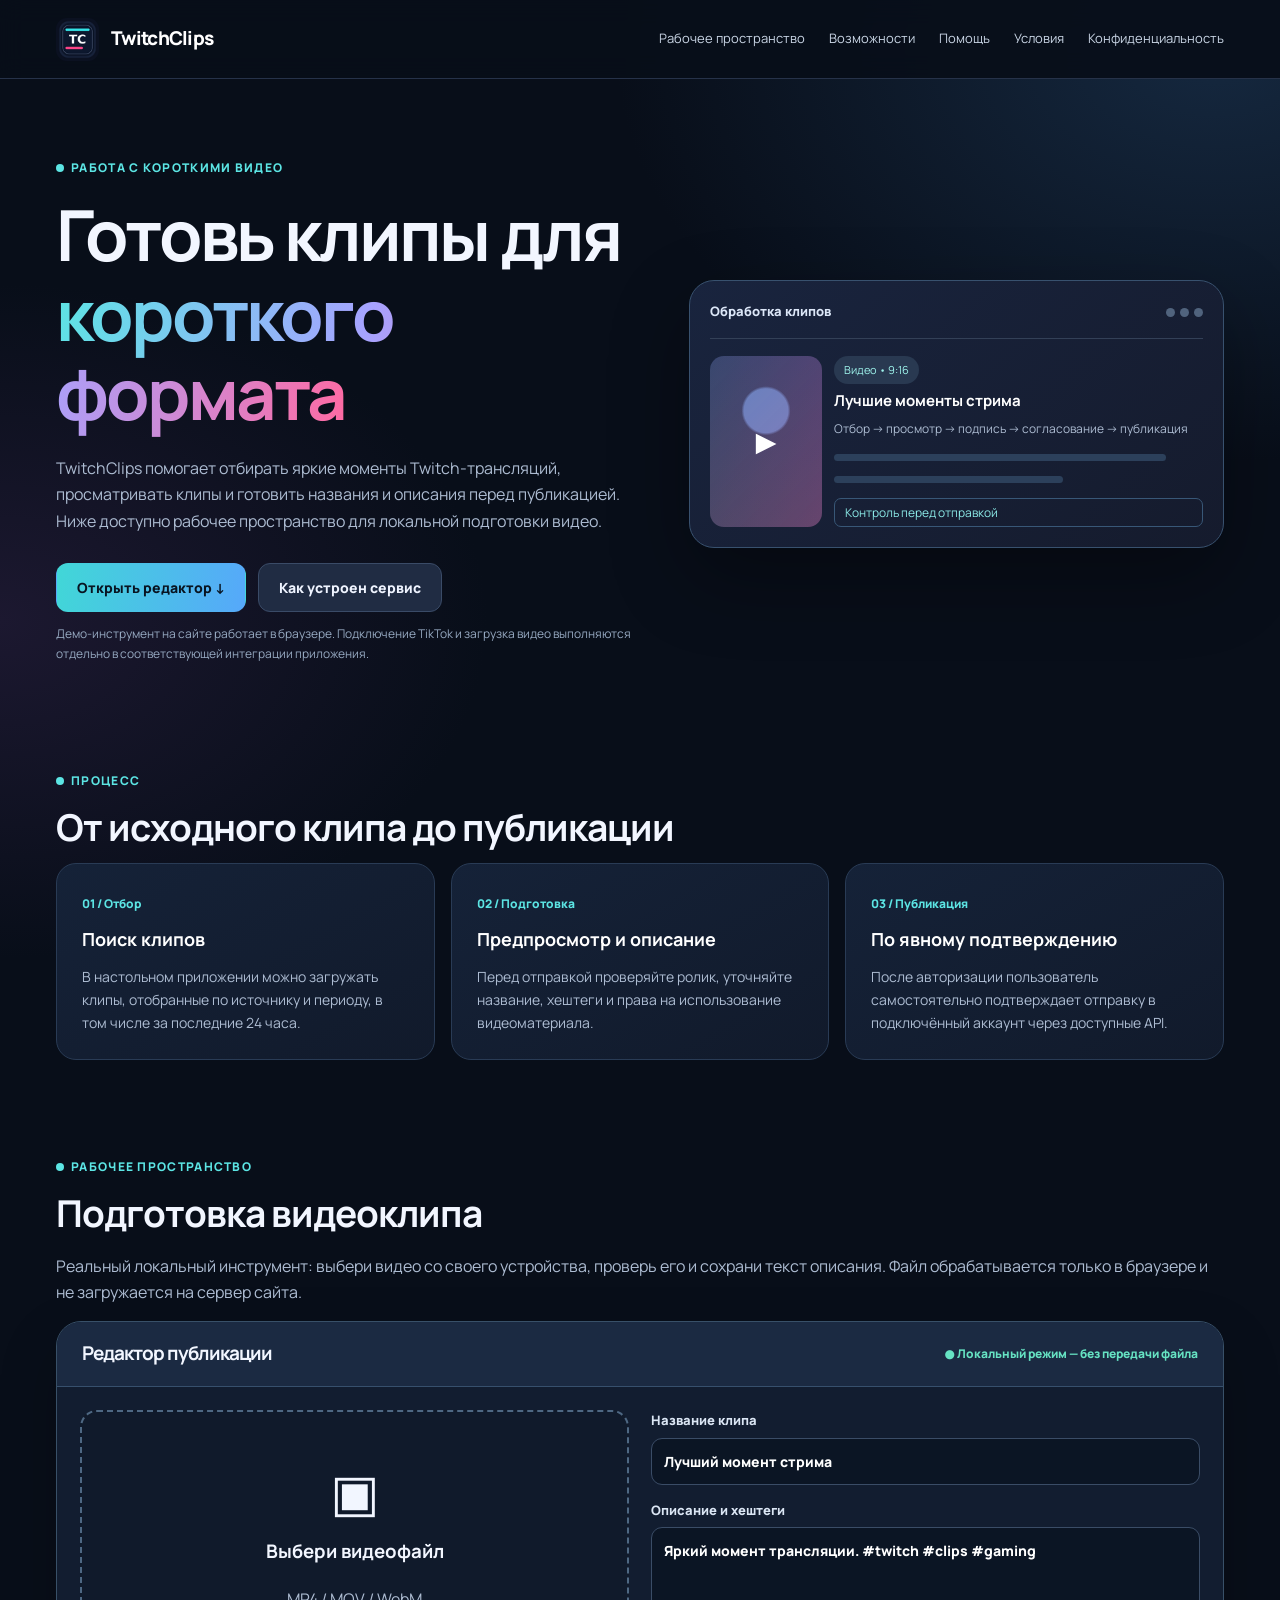
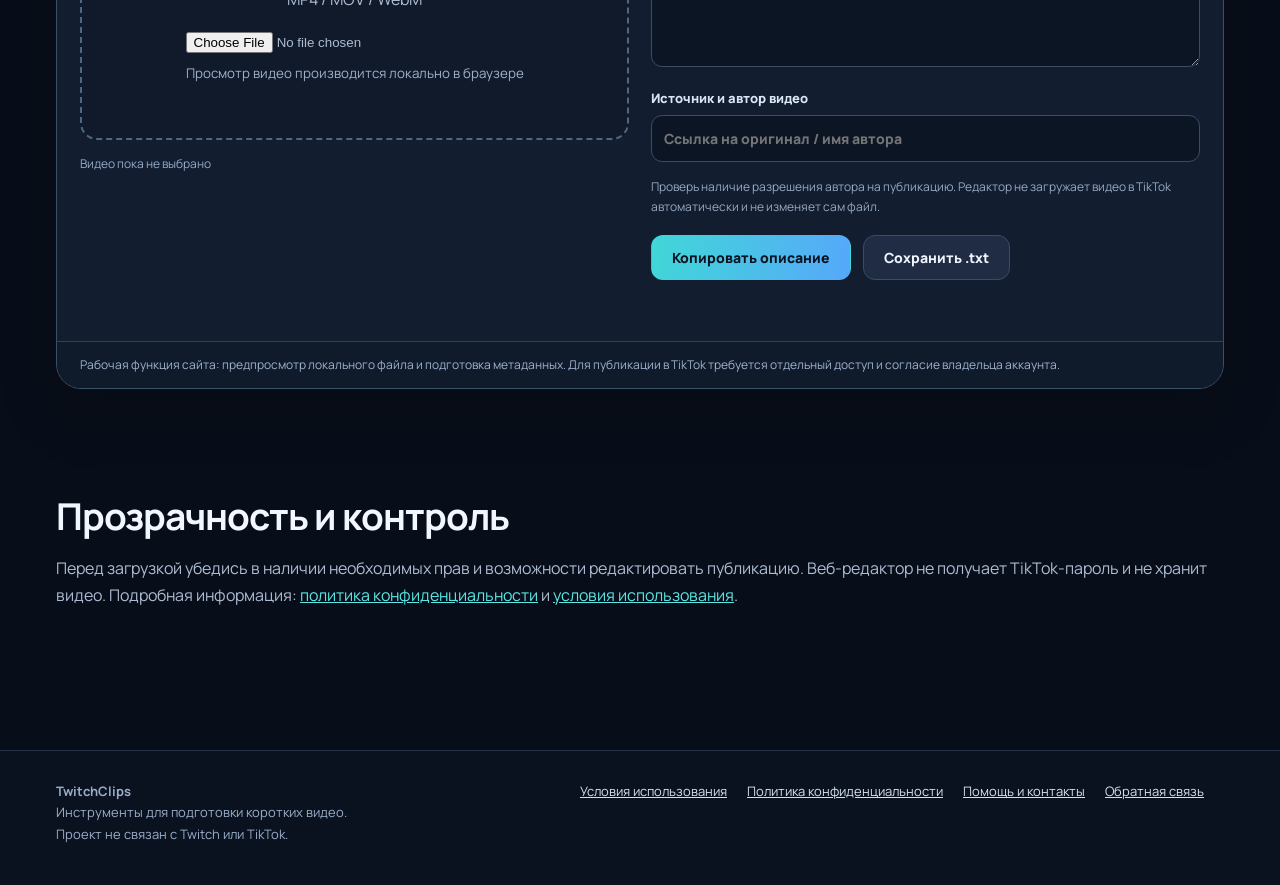
<file: index.html>
<!doctype html><html lang="ru"><head><meta charset="utf-8"><meta name="viewport" content="width=device-width,initial-scale=1"><meta name="description" content="Рабочий сервис TwitchClips для подготовки видеоклипов: локальный видеоредактор, подписи и инструкции."><meta name="theme-color" content="#080e19"><title>Главная — TwitchClips</title><link rel="icon" href="favicon.ico" sizes="any"><link rel="icon" href="favicon.png" type="image/png"><link rel="apple-touch-icon" href="app-icon-1024.png"><link rel="stylesheet" href="style.css"></head><body><header><div class="wrap nav"><a class="brand" href="index.html"><img src="favicon.png" alt="Иконка TwitchClips"><span>TwitchClips</span></a><nav class="navlinks" aria-label="Основная навигация"><a href="index.html">Рабочее пространство</a><a href="features.html">Возможности</a><a href="help.html">Помощь</a><a href="terms.html">Условия</a><a href="privacy.html">Конфиденциальность</a></nav></div></header><main><div class="wrap"><section class="hero"><div><div class="eyebrow">Работа с короткими видео</div><h1>Готовь клипы для <span class="grad">короткого формата</span></h1><p class="lead">TwitchClips помогает отбирать яркие моменты Twitch-трансляций, просматривать клипы и готовить названия и описания перед публикацией. Ниже доступно рабочее пространство для локальной подготовки видео.</p><div class="buttons"><a class="btn primary" href="#workspace">Открыть редактор ↓</a><a class="btn" href="features.html">Как устроен сервис</a></div><p class="field-note">Демо-инструмент на сайте работает в браузере. Подключение TikTok и загрузка видео выполняются отдельно в соответствующей интеграции приложения.</p></div><div class="hero-art" aria-label="Иллюстрация карточки клипа"><div class="mock-top"><span>Обработка клипов</span><span class="dots"><i></i><i></i><i></i></span></div><div class="mock-row"><div class="mock-photo"></div><div class="mock-desc"><span class="chip">Видео • 9:16</span><b>Лучшие моменты стрима</b><span>Отбор → просмотр → подпись → согласование → публикация</span><div class="line"></div><div class="line short"></div><div class="tag">Контроль перед отправкой</div></div></div></div></section><section class="section"><div class="eyebrow">Процесс</div><h2>От исходного клипа до публикации</h2><div class="grid3"><article class="tile"><span class="num">01 / Отбор</span><h3>Поиск клипов</h3><p>В настольном приложении можно загружать клипы, отобранные по источнику и периоду, в том числе за последние 24 часа.</p></article><article class="tile"><span class="num">02 / Подготовка</span><h3>Предпросмотр и описание</h3><p>Перед отправкой проверяйте ролик, уточняйте название, хештеги и права на использование видеоматериала.</p></article><article class="tile"><span class="num">03 / Публикация</span><h3>По явному подтверждению</h3><p>После авторизации пользователь самостоятельно подтверждает отправку в подключённый аккаунт через доступные API.</p></article></div></section><section class="section" id="workspace"><div class="eyebrow">Рабочее пространство</div><h2>Подготовка видеоклипа</h2><p class="muted">Реальный локальный инструмент: выбери видео со своего устройства, проверь его и сохрани текст описания. Файл обрабатывается только в браузере и не загружается на сервер сайта.</p><div class="work"><div class="work-head"><h2>Редактор публикации</h2><span class="status">● Локальный режим — без передачи файла</span></div><div class="work-body"><div><div class="upload" id="upload-zone"><div class="empty"><div style="font-size:52px;line-height:1">▣</div><h3>Выбери видеофайл</h3><p class="muted">MP4 / MOV / WebM</p><input type="file" id="video-file" accept="video/mp4,video/quicktime,video/webm,video/*" aria-label="Выберите видео для предпросмотра"><small>Просмотр видео производится локально в браузере</small></div><video id="video-preview" controls playsinline></video></div><div class="upload-extra"><button type="button" id="replace-video" class="btn" style="display:none">Заменить видео</button><span class="preview-meta" id="video-info">Видео пока не выбрано</span></div></div><form id="caption-form" class="fields"><label>Название клипа<input class="field" id="clip-title" type="text" maxlength="100" value="Лучший момент стрима" autocomplete="off"></label><label>Описание и хештеги<textarea class="field" id="clip-description" rows="5" maxlength="2200">Яркий момент трансляции. #twitch #clips #gaming</textarea></label><label>Источник и автор видео<input class="field" id="clip-source" type="text" placeholder="Ссылка на оригинал / имя автора" autocomplete="off"></label><div class="field-note">Проверь наличие разрешения автора на публикацию. Редактор не загружает видео в TikTok автоматически и не изменяет сам файл.</div><div class="buttons" style="margin-top:3px"><button id="copy-caption" class="btn primary" type="button">Копировать описание</button><button id="save-caption" class="btn" type="button">Сохранить .txt</button></div><div id="editor-result" class="saved" role="status" aria-live="polite"></div></form></div><div class="info-strip">Рабочая функция сайта: предпросмотр локального файла и подготовка метаданных. Для публикации в TikTok требуется отдельный доступ и согласие владельца аккаунта.</div></div></section><section class="section"><h2>Прозрачность и контроль</h2><p class="muted">Перед загрузкой убедись в наличии необходимых прав и возможности редактировать публикацию. Веб-редактор не получает TikTok-пароль и не хранит видео. Подробная информация: <a href="privacy.html">политика конфиденциальности</a> и <a href="terms.html">условия использования</a>.</p></section></div><script src="app.js" defer></script></main><footer class="footer"><div class="wrap footer-row"><div><b>TwitchClips</b><div>Инструменты для подготовки коротких видео.</div><div>Проект не связан с Twitch или TikTok.</div></div><div><a href="terms.html">Условия использования</a><a href="privacy.html">Политика конфиденциальности</a><a href="help.html">Помощь и контакты</a><a href="https://github.com/vanyaslp2001-sketch/twitchclips-legal/issues" target="_blank" rel="noopener">Обратная связь</a></div></div></footer></body></html>
</file>
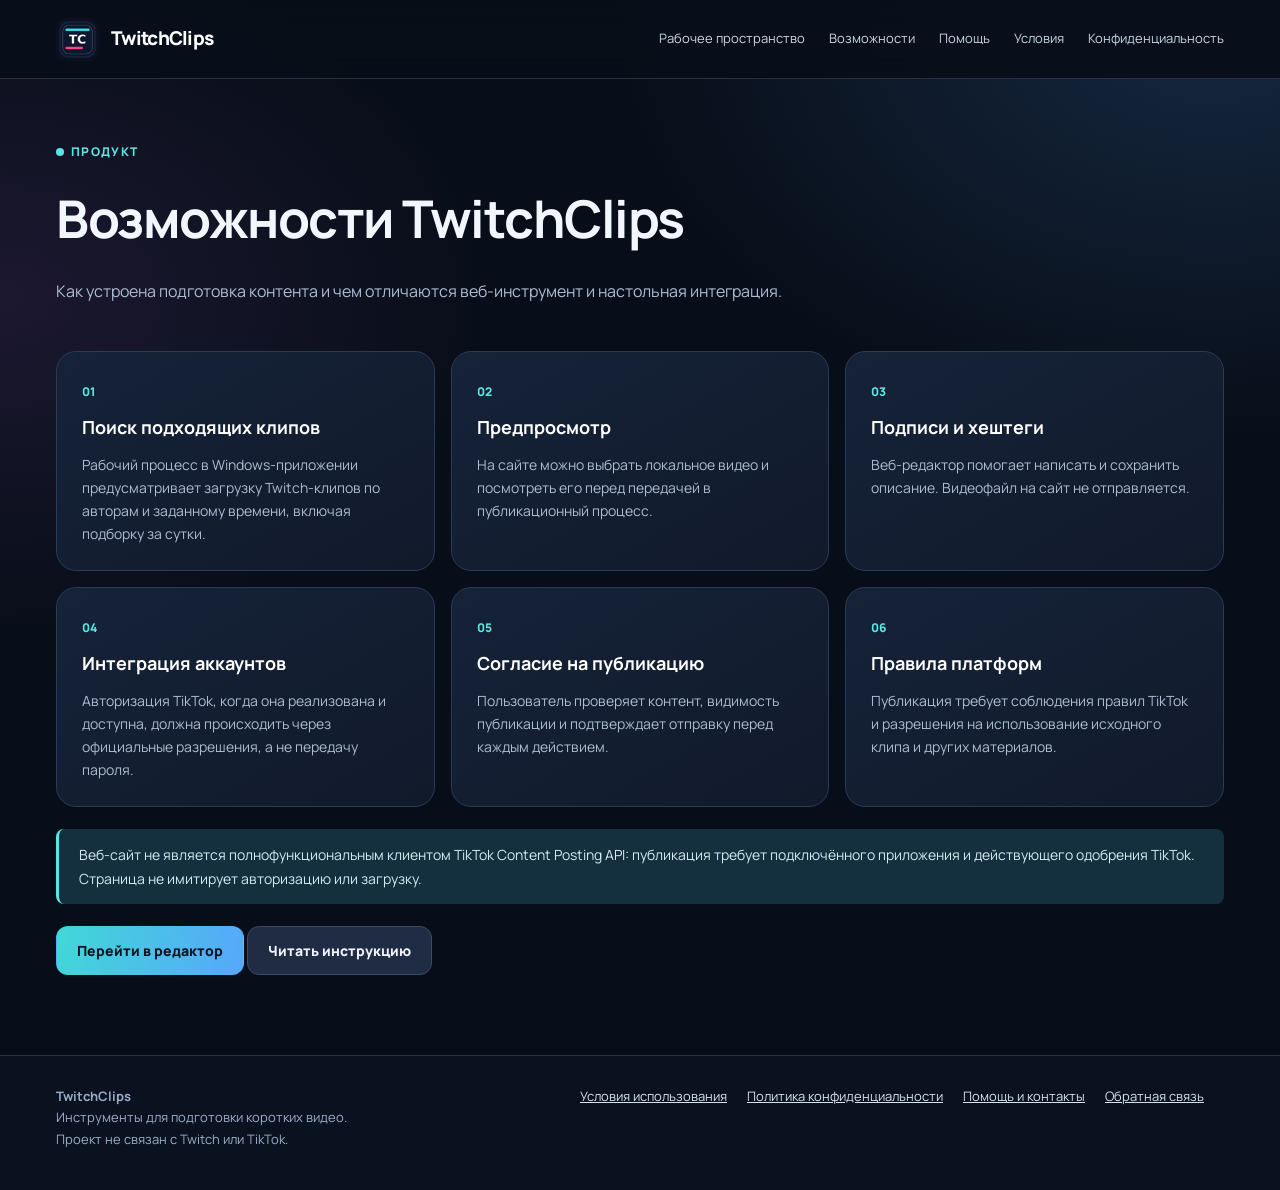
<file: features.html>
<!doctype html><html lang="ru"><head><meta charset="utf-8"><meta name="viewport" content="width=device-width,initial-scale=1"><meta name="description" content="Описание рабочего процесса TwitchClips и функций сервиса."><meta name="theme-color" content="#080e19"><title>Возможности — TwitchClips</title><link rel="icon" href="favicon.ico" sizes="any"><link rel="icon" href="favicon.png" type="image/png"><link rel="apple-touch-icon" href="app-icon-1024.png"><link rel="stylesheet" href="style.css"></head><body><header><div class="wrap nav"><a class="brand" href="index.html"><img src="favicon.png" alt="Иконка TwitchClips"><span>TwitchClips</span></a><nav class="navlinks" aria-label="Основная навигация"><a href="index.html">Рабочее пространство</a><a href="features.html">Возможности</a><a href="help.html">Помощь</a><a href="terms.html">Условия</a><a href="privacy.html">Конфиденциальность</a></nav></div></header><main><div class="wrap"><div class="pagehead"><div class="eyebrow">Продукт</div><h1>Возможности TwitchClips</h1><p class="muted">Как устроена подготовка контента и чем отличаются веб-инструмент и настольная интеграция.</p></div><div class="grid3"><article class="tile"><span class="num">01</span><h3>Поиск подходящих клипов</h3><p>Рабочий процесс в Windows-приложении предусматривает загрузку Twitch-клипов по авторам и заданному времени, включая подборку за сутки.</p></article><article class="tile"><span class="num">02</span><h3>Предпросмотр</h3><p>На сайте можно выбрать локальное видео и посмотреть его перед передачей в публикационный процесс.</p></article><article class="tile"><span class="num">03</span><h3>Подписи и хештеги</h3><p>Веб-редактор помогает написать и сохранить описание. Видеофайл на сайт не отправляется.</p></article><article class="tile"><span class="num">04</span><h3>Интеграция аккаунтов</h3><p>Авторизация TikTok, когда она реализована и доступна, должна происходить через официальные разрешения, а не передачу пароля.</p></article><article class="tile"><span class="num">05</span><h3>Согласие на публикацию</h3><p>Пользователь проверяет контент, видимость публикации и подтверждает отправку перед каждым действием.</p></article><article class="tile"><span class="num">06</span><h3>Правила платформ</h3><p>Публикация требует соблюдения правил TikTok и разрешения на использование исходного клипа и других материалов.</p></article></div><div class="callout">Веб-сайт не является полнофункциональным клиентом TikTok Content Posting API: публикация требует подключённого приложения и действующего одобрения TikTok. Страница не имитирует авторизацию или загрузку.</div><p><a class="btn primary" href="index.html#workspace">Перейти в редактор</a> <a class="btn" href="help.html">Читать инструкцию</a></p></div></main><footer class="footer"><div class="wrap footer-row"><div><b>TwitchClips</b><div>Инструменты для подготовки коротких видео.</div><div>Проект не связан с Twitch или TikTok.</div></div><div><a href="terms.html">Условия использования</a><a href="privacy.html">Политика конфиденциальности</a><a href="help.html">Помощь и контакты</a><a href="https://github.com/vanyaslp2001-sketch/twitchclips-legal/issues" target="_blank" rel="noopener">Обратная связь</a></div></div></footer></body></html>
</file>
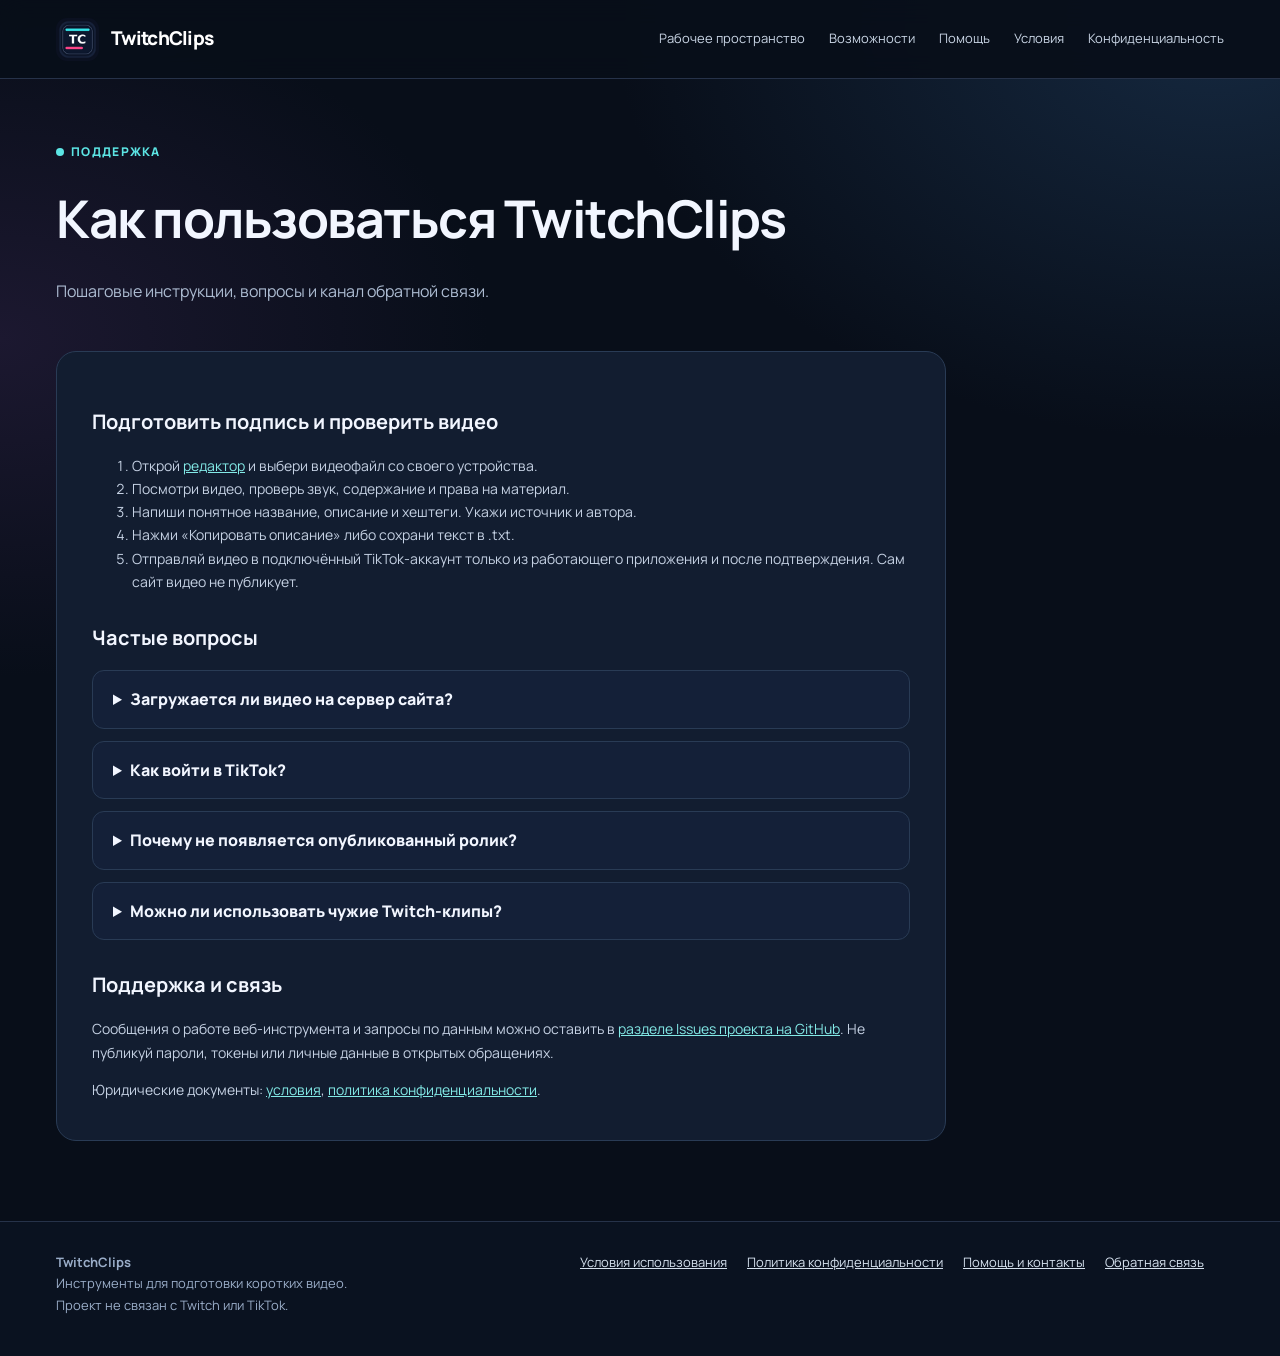
<file: help.html>
<!doctype html><html lang="ru"><head><meta charset="utf-8"><meta name="viewport" content="width=device-width,initial-scale=1"><meta name="description" content="Инструкции по TwitchClips, вопросы и обратная связь."><meta name="theme-color" content="#080e19"><title>Помощь — TwitchClips</title><link rel="icon" href="favicon.ico" sizes="any"><link rel="icon" href="favicon.png" type="image/png"><link rel="apple-touch-icon" href="app-icon-1024.png"><link rel="stylesheet" href="style.css"></head><body><header><div class="wrap nav"><a class="brand" href="index.html"><img src="favicon.png" alt="Иконка TwitchClips"><span>TwitchClips</span></a><nav class="navlinks" aria-label="Основная навигация"><a href="index.html">Рабочее пространство</a><a href="features.html">Возможности</a><a href="help.html">Помощь</a><a href="terms.html">Условия</a><a href="privacy.html">Конфиденциальность</a></nav></div></header><main><div class="wrap"><div class="pagehead"><div class="eyebrow">Поддержка</div><h1>Как пользоваться TwitchClips</h1><p class="muted">Пошаговые инструкции, вопросы и канал обратной связи.</p></div><article class="article"><h2>Подготовить подпись и проверить видео</h2><ol><li>Открой <a href="index.html#workspace">редактор</a> и выбери видеофайл со своего устройства.</li><li>Посмотри видео, проверь звук, содержание и права на материал.</li><li>Напиши понятное название, описание и хештеги. Укажи источник и автора.</li><li>Нажми «Копировать описание» либо сохрани текст в .txt.</li><li>Отправляй видео в подключённый TikTok-аккаунт только из работающего приложения и после подтверждения. Сам сайт видео не публикует.</li></ol><h2>Частые вопросы</h2><div class="faq"><details><summary>Загружается ли видео на сервер сайта?</summary><p>Нет. Файл показывается через локальный объект браузера и не передаётся серверу GitHub Pages.</p></details><details><summary>Как войти в TikTok?</summary><p>Веб-редактор не предоставляет кнопку TikTok Login. В соответствующем настольном приложении авторизация должна проходить через официальную страницу TikTok и согласие пользователя.</p></details><details><summary>Почему не появляется опубликованный ролик?</summary><p>Подготовка подписи на сайте — не публикация. Для загрузки нужен работающий клиент Content Posting API, разрешения аккаунта и подтверждение действия.</p></details><details><summary>Можно ли использовать чужие Twitch-клипы?</summary><p>Только если у тебя есть необходимое разрешение или другое правовое основание. Наличие клипа в публичном доступе само по себе не даёт право на его повторную публикацию.</p></details></div><h2>Поддержка и связь</h2><p>Сообщения о работе веб-инструмента и запросы по данным можно оставить в <a href="https://github.com/vanyaslp2001-sketch/twitchclips-legal/issues" target="_blank" rel="noopener">разделе Issues проекта на GitHub</a>. Не публикуй пароли, токены или личные данные в открытых обращениях.</p><p>Юридические документы: <a href="terms.html">условия</a>, <a href="privacy.html">политика конфиденциальности</a>.</p></article></div></main><footer class="footer"><div class="wrap footer-row"><div><b>TwitchClips</b><div>Инструменты для подготовки коротких видео.</div><div>Проект не связан с Twitch или TikTok.</div></div><div><a href="terms.html">Условия использования</a><a href="privacy.html">Политика конфиденциальности</a><a href="help.html">Помощь и контакты</a><a href="https://github.com/vanyaslp2001-sketch/twitchclips-legal/issues" target="_blank" rel="noopener">Обратная связь</a></div></div></footer></body></html>
</file>
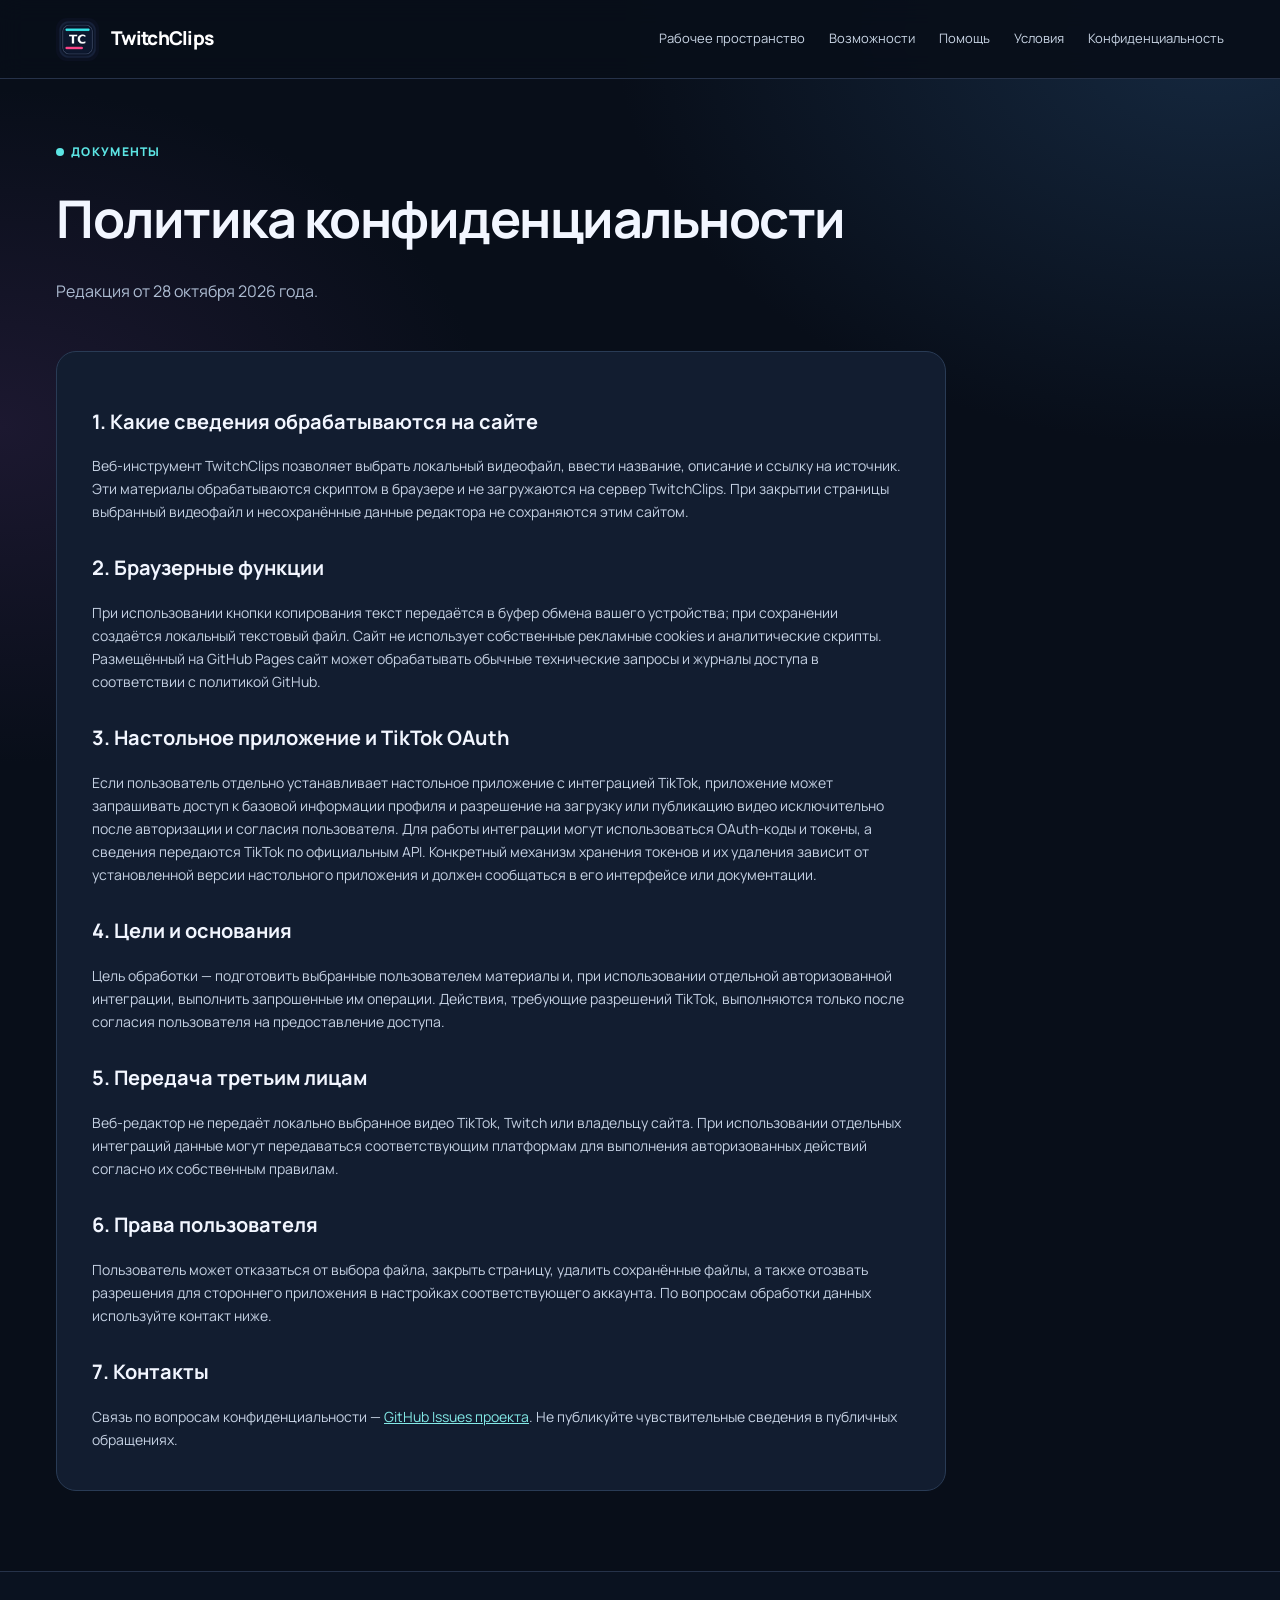
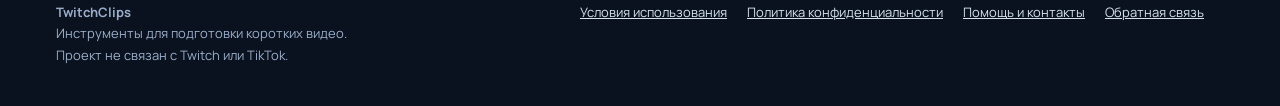
<file: privacy.html>
<!doctype html><html lang="ru"><head><meta charset="utf-8"><meta name="viewport" content="width=device-width,initial-scale=1"><meta name="description" content="Информация об обработке данных в TwitchClips."><meta name="theme-color" content="#080e19"><title>Политика конфиденциальности — TwitchClips</title><link rel="icon" href="favicon.ico" sizes="any"><link rel="icon" href="favicon.png" type="image/png"><link rel="apple-touch-icon" href="app-icon-1024.png"><link rel="stylesheet" href="style.css"></head><body><header><div class="wrap nav"><a class="brand" href="index.html"><img src="favicon.png" alt="Иконка TwitchClips"><span>TwitchClips</span></a><nav class="navlinks" aria-label="Основная навигация"><a href="index.html">Рабочее пространство</a><a href="features.html">Возможности</a><a href="help.html">Помощь</a><a href="terms.html">Условия</a><a href="privacy.html">Конфиденциальность</a></nav></div></header><main><div class="wrap"><div class="pagehead"><div class="eyebrow">Документы</div><h1>Политика конфиденциальности</h1><p class="muted">Редакция от 28 октября 2026 года.</p></div><article class="article"><h2>1. Какие сведения обрабатываются на сайте</h2><p>Веб-инструмент TwitchClips позволяет выбрать локальный видеофайл, ввести название, описание и ссылку на источник. Эти материалы обрабатываются скриптом в браузере и не загружаются на сервер TwitchClips. При закрытии страницы выбранный видеофайл и несохранённые данные редактора не сохраняются этим сайтом.</p><h2>2. Браузерные функции</h2><p>При использовании кнопки копирования текст передаётся в буфер обмена вашего устройства; при сохранении создаётся локальный текстовый файл. Сайт не использует собственные рекламные cookies и аналитические скрипты. Размещённый на GitHub Pages сайт может обрабатывать обычные технические запросы и журналы доступа в соответствии с политикой GitHub.</p><h2>3. Настольное приложение и TikTok OAuth</h2><p>Если пользователь отдельно устанавливает настольное приложение с интеграцией TikTok, приложение может запрашивать доступ к базовой информации профиля и разрешение на загрузку или публикацию видео исключительно после авторизации и согласия пользователя. Для работы интеграции могут использоваться OAuth-коды и токены, а сведения передаются TikTok по официальным API. Конкретный механизм хранения токенов и их удаления зависит от установленной версии настольного приложения и должен сообщаться в его интерфейсе или документации.</p><h2>4. Цели и основания</h2><p>Цель обработки — подготовить выбранные пользователем материалы и, при использовании отдельной авторизованной интеграции, выполнить запрошенные им операции. Действия, требующие разрешений TikTok, выполняются только после согласия пользователя на предоставление доступа.</p><h2>5. Передача третьим лицам</h2><p>Веб-редактор не передаёт локально выбранное видео TikTok, Twitch или владельцу сайта. При использовании отдельных интеграций данные могут передаваться соответствующим платформам для выполнения авторизованных действий согласно их собственным правилам.</p><h2>6. Права пользователя</h2><p>Пользователь может отказаться от выбора файла, закрыть страницу, удалить сохранённые файлы, а также отозвать разрешения для стороннего приложения в настройках соответствующего аккаунта. По вопросам обработки данных используйте контакт ниже.</p><h2>7. Контакты</h2><p>Связь по вопросам конфиденциальности — <a href="https://github.com/vanyaslp2001-sketch/twitchclips-legal/issues" target="_blank" rel="noopener">GitHub Issues проекта</a>. Не публикуйте чувствительные сведения в публичных обращениях.</p></article></div></main><footer class="footer"><div class="wrap footer-row"><div><b>TwitchClips</b><div>Инструменты для подготовки коротких видео.</div><div>Проект не связан с Twitch или TikTok.</div></div><div><a href="terms.html">Условия использования</a><a href="privacy.html">Политика конфиденциальности</a><a href="help.html">Помощь и контакты</a><a href="https://github.com/vanyaslp2001-sketch/twitchclips-legal/issues" target="_blank" rel="noopener">Обратная связь</a></div></div></footer></body></html>
</file>
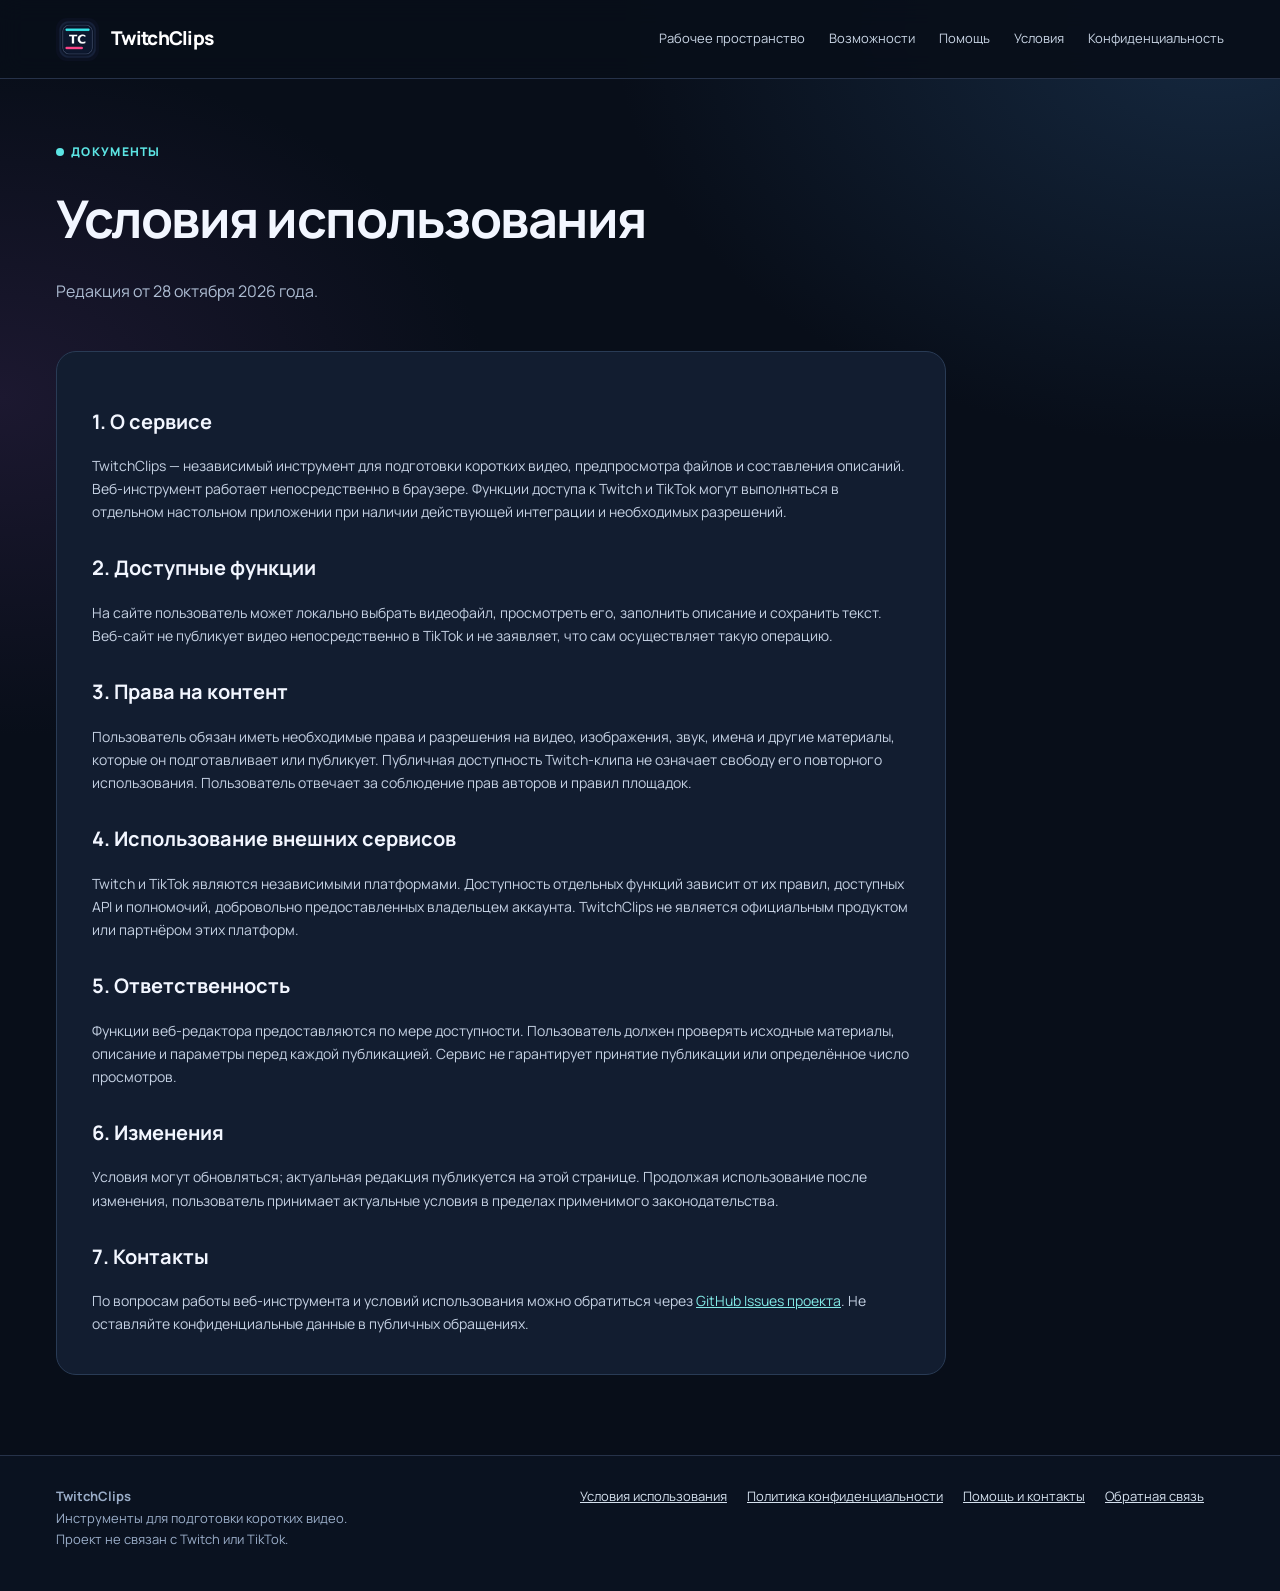
<file: terms.html>
<!doctype html><html lang="ru"><head><meta charset="utf-8"><meta name="viewport" content="width=device-width,initial-scale=1"><meta name="description" content="Условия использования сервиса TwitchClips."><meta name="theme-color" content="#080e19"><title>Условия использования — TwitchClips</title><link rel="icon" href="favicon.ico" sizes="any"><link rel="icon" href="favicon.png" type="image/png"><link rel="apple-touch-icon" href="app-icon-1024.png"><link rel="stylesheet" href="style.css"></head><body><header><div class="wrap nav"><a class="brand" href="index.html"><img src="favicon.png" alt="Иконка TwitchClips"><span>TwitchClips</span></a><nav class="navlinks" aria-label="Основная навигация"><a href="index.html">Рабочее пространство</a><a href="features.html">Возможности</a><a href="help.html">Помощь</a><a href="terms.html">Условия</a><a href="privacy.html">Конфиденциальность</a></nav></div></header><main><div class="wrap"><div class="pagehead"><div class="eyebrow">Документы</div><h1>Условия использования</h1><p class="muted">Редакция от 28 октября 2026 года.</p></div><article class="article"><h2>1. О сервисе</h2><p>TwitchClips — независимый инструмент для подготовки коротких видео, предпросмотра файлов и составления описаний. Веб-инструмент работает непосредственно в браузере. Функции доступа к Twitch и TikTok могут выполняться в отдельном настольном приложении при наличии действующей интеграции и необходимых разрешений.</p><h2>2. Доступные функции</h2><p>На сайте пользователь может локально выбрать видеофайл, просмотреть его, заполнить описание и сохранить текст. Веб-сайт не публикует видео непосредственно в TikTok и не заявляет, что сам осуществляет такую операцию.</p><h2>3. Права на контент</h2><p>Пользователь обязан иметь необходимые права и разрешения на видео, изображения, звук, имена и другие материалы, которые он подготавливает или публикует. Публичная доступность Twitch-клипа не означает свободу его повторного использования. Пользователь отвечает за соблюдение прав авторов и правил площадок.</p><h2>4. Использование внешних сервисов</h2><p>Twitch и TikTok являются независимыми платформами. Доступность отдельных функций зависит от их правил, доступных API и полномочий, добровольно предоставленных владельцем аккаунта. TwitchClips не является официальным продуктом или партнёром этих платформ.</p><h2>5. Ответственность</h2><p>Функции веб-редактора предоставляются по мере доступности. Пользователь должен проверять исходные материалы, описание и параметры перед каждой публикацией. Сервис не гарантирует принятие публикации или определённое число просмотров.</p><h2>6. Изменения</h2><p>Условия могут обновляться; актуальная редакция публикуется на этой странице. Продолжая использование после изменения, пользователь принимает актуальные условия в пределах применимого законодательства.</p><h2>7. Контакты</h2><p>По вопросам работы веб-инструмента и условий использования можно обратиться через <a href="https://github.com/vanyaslp2001-sketch/twitchclips-legal/issues" target="_blank" rel="noopener">GitHub Issues проекта</a>. Не оставляйте конфиденциальные данные в публичных обращениях.</p></article></div></main><footer class="footer"><div class="wrap footer-row"><div><b>TwitchClips</b><div>Инструменты для подготовки коротких видео.</div><div>Проект не связан с Twitch или TikTok.</div></div><div><a href="terms.html">Условия использования</a><a href="privacy.html">Политика конфиденциальности</a><a href="help.html">Помощь и контакты</a><a href="https://github.com/vanyaslp2001-sketch/twitchclips-legal/issues" target="_blank" rel="noopener">Обратная связь</a></div></div></footer></body></html>
</file>
<file: style.css>
@import url('https://fonts.googleapis.com/css2?family=Manrope:wght@400;500;600;700;800&display=swap');
:root {--bg:#080e19;--panel:#121d30;--panel2:#162238;--stroke:#293b55;--text:#f2f6ff;--muted:#adbcd2;--teal:#5ce5e4;--pink:#ff6aa2;--radius:20px}
*{box-sizing:border-box}html{scroll-behavior:smooth}body{margin:0;background:radial-gradient(ellipse 800px 550px at 95% 2%,#15283f,transparent 75%),radial-gradient(ellipse 650px 450px at 0% 25%,#1c1830,transparent 75%),var(--bg);color:var(--text);font-family:Manrope,system-ui,-apple-system,Segoe UI,Arial,sans-serif;line-height:1.65}a{color:var(--teal)}a:hover{color:#fff}.wrap{max-width:1220px;margin:auto;padding-left:26px;padding-right:26px}header{position:sticky;top:0;background:#080e19ed;border-bottom:1px solid #263249;z-index:50;backdrop-filter:blur(12px)}.nav{min-height:78px;display:flex;align-items:center;justify-content:space-between;gap:24px}.brand{display:flex;gap:12px;align-items:center;color:#fff;text-decoration:none;font-size:19px;font-weight:800;letter-spacing:-.7px}.brand img{width:43px;height:43px;border-radius:11px}.navlinks{display:flex;gap:24px;flex-wrap:wrap;font-size:13px}.navlinks a{color:#c9d5e5;text-decoration:none}.navlinks a:hover{color:var(--teal)}.eyebrow{display:inline-flex;gap:7px;align-items:center;color:var(--teal);font-weight:800;font-size:12px;letter-spacing:1.3px;text-transform:uppercase}.eyebrow:before{content:'';display:inline-block;background:var(--teal);width:8px;height:8px;border-radius:50%}.hero{padding:74px 0 44px;display:grid;grid-template-columns:1.05fr .95fr;align-items:center;gap:42px}.hero h1{font-size:clamp(39px,5.5vw,74px);line-height:1.13;letter-spacing:-2.8px;margin:16px 0 21px}.grad{background:linear-gradient(100deg,var(--teal),#a6a3ff,var(--pink));-webkit-background-clip:text;background-clip:text;color:transparent}.lead{color:var(--muted);font-size:16px;max-width:620px}.buttons{display:flex;flex-wrap:wrap;gap:12px;margin-top:29px}.btn{display:inline-flex;justify-content:center;align-items:center;gap:10px;min-height:45px;padding:12px 20px;border:1px solid #3a4b67;border-radius:12px;background:#202c43;color:#eff4ff;text-decoration:none;font-family:inherit;font-weight:800;cursor:pointer;font-size:14px}.btn:hover{background:#31415e;color:#fff}.btn.primary{background:linear-gradient(100deg,#41d7d7,#56a8fa);border-color:transparent;color:#081421}.btn.primary:hover{filter:brightness(1.12)}.hero-art{border-radius:25px;background:linear-gradient(140deg,#19243e,#151b2d);border:1px solid #38516e;padding:20px;box-shadow:0 30px 80px #0005}.mock-top{display:flex;justify-content:space-between;align-items:center;border-bottom:1px solid #334057;padding-bottom:15px;font-size:13px;font-weight:800;color:#dce7f8}.dots{display:flex;gap:5px}.dots i{display:block;height:9px;width:9px;border-radius:50%;background:#50637d}.mock-row{display:flex;gap:12px;padding-top:17px}.mock-photo{width:112px;min-height:150px;border-radius:14px;background:linear-gradient(135deg,#49d2dc20,#ff6aa244),radial-gradient(circle at 50% 32%,#647abd 0 17%,transparent 19%),linear-gradient(30deg,#2a3855,#3b3264);position:relative;flex-shrink:0}.mock-photo:after{content:'▶';position:absolute;inset:0;display:grid;place-items:center;font-size:27px;color:#fff}.mock-desc{flex:1;font-size:12px;color:var(--muted)}.mock-desc b{display:block;font-size:15px;color:#fff;margin:5px 0}.chip{background:#293951;border-radius:99px;padding:5px 10px;font-size:11px;color:#9ef4ec;display:inline-flex;align-items:center}.line{height:7px;background:#2c405b;border-radius:4px;margin:15px 0;max-width:90%}.line.short{max-width:62%}.section{padding:46px 0}.section h2{font-size:clamp(26px,3.1vw,37px);line-height:1.25;letter-spacing:-1px;margin:12px 0}.muted{color:var(--muted)}.grid3{display:grid;grid-template-columns:repeat(3,1fr);gap:16px}.tile{border:1px solid var(--stroke);background:linear-gradient(150deg,#152238,#111a2b);border-radius:var(--radius);padding:25px}.tile .num{color:var(--teal);font-size:12px;font-weight:800}.tile h3{margin:10px 0;color:#fff;font-size:18px}.tile p{color:var(--muted);font-size:14px;margin:0}.work{border:1px solid #385068;border-radius:25px;background:#121d30;overflow:hidden;box-shadow:0 24px 60px #0003}.work-head{display:flex;justify-content:space-between;gap:16px;align-items:center;background:#1b2a42;border-bottom:1px solid #37506d;padding:20px 25px}.work-head h2{font-size:19px;margin:0}.work-body{display:grid;grid-template-columns:1fr 1fr;gap:22px;padding:23px}.upload{border:2px dashed #4e6883;background:#101a2b;border-radius:17px;min-height:330px;display:grid;place-items:center;text-align:center;padding:22px;position:relative;overflow:hidden}.upload:focus-within{border-color:var(--teal)}.upload input[type=file]{width:100%;max-width:340px;color:var(--muted)}.upload video{width:100%;max-height:310px;display:none;border-radius:12px;background:#000;object-fit:contain}.upload.loaded{padding:12px;display:block}.upload.loaded video{display:block}.upload.loaded .empty{display:none}.upload small{display:block;color:#9fb1cb;padding-top:8px}.fields{display:grid;gap:15px}.fields label{font-size:13px;font-weight:800;color:#dbe6f4;display:block}.field{background:#0b1524;border:1px solid #3a4c66;color:#fff;border-radius:11px;padding:11px 12px;margin-top:6px;width:100%;font:inherit;font-size:14px;resize:vertical}.field:focus{outline:2px solid #3cbabf}.field-note{font-size:12px;color:#96a9c1}.info-strip{padding:13px 23px;background:#0f1a2a;border-top:1px solid #2f405a;color:#9fb3cf;font-size:12px}.footer{margin-top:80px;border-top:1px solid #263249;background:#0a1220;padding:30px 0 40px;font-size:13px;color:#9aadc8}.footer-row{display:flex;gap:20px;align-items:flex-start;justify-content:space-between;flex-wrap:wrap}.footer a{margin-right:20px;color:#d5e1ee}.pagehead{padding:58px 0 30px}.pagehead h1{font-size:clamp(31px,4.4vw,52px);letter-spacing:-1.5px;margin:13px 0}.article{max-width:890px;padding:25px 35px;border:1px solid var(--stroke);background:#121d30;border-radius:20px}.article h2{margin-top:28px;font-size:20px}.article p,.article li{color:#c5d1e3;font-size:14px}.article ul{padding-left:23px}.article a{color:#83eae7}.status{color:#66e3c3;font-size:12px;font-weight:800}.callout{border-left:3px solid var(--teal);border-radius:8px;padding:14px 20px;background:#14303f;margin:22px 0;color:#d3eaf3;font-size:14px}.upload-extra{display:flex;gap:12px;flex-wrap:wrap;align-items:center;margin-top:14px}.preview-meta{font-size:12px;color:#95aaca}.saved{color:#88f4e4;min-height:23px;font-size:12px}.tag{border:1px solid #385777;padding:4px 10px;border-radius:7px;font-size:12px;color:#8be9e7}.faq details{border:1px solid var(--stroke);padding:15px 20px;border-radius:12px;background:#142038;margin-bottom:12px}.faq summary{font-weight:800;cursor:pointer}.faq p{font-size:14px;color:var(--muted)}@media(max-width:850px){.hero,.work-body{grid-template-columns:1fr}.hero{padding-top:46px}.grid3{grid-template-columns:1fr}.hero-art{max-width:580px}.nav{align-items:flex-start;padding-top:12px;padding-bottom:12px;flex-direction:column;gap:10px}.navlinks{gap:13px}.work-head{flex-direction:column;align-items:flex-start}}@media(max-width:550px){.wrap{padding-left:16px;padding-right:16px}.hero h1{letter-spacing:-1.4px}.work-body{padding:12px}.article{padding:18px}.buttons .btn{width:100%}}
</file>
